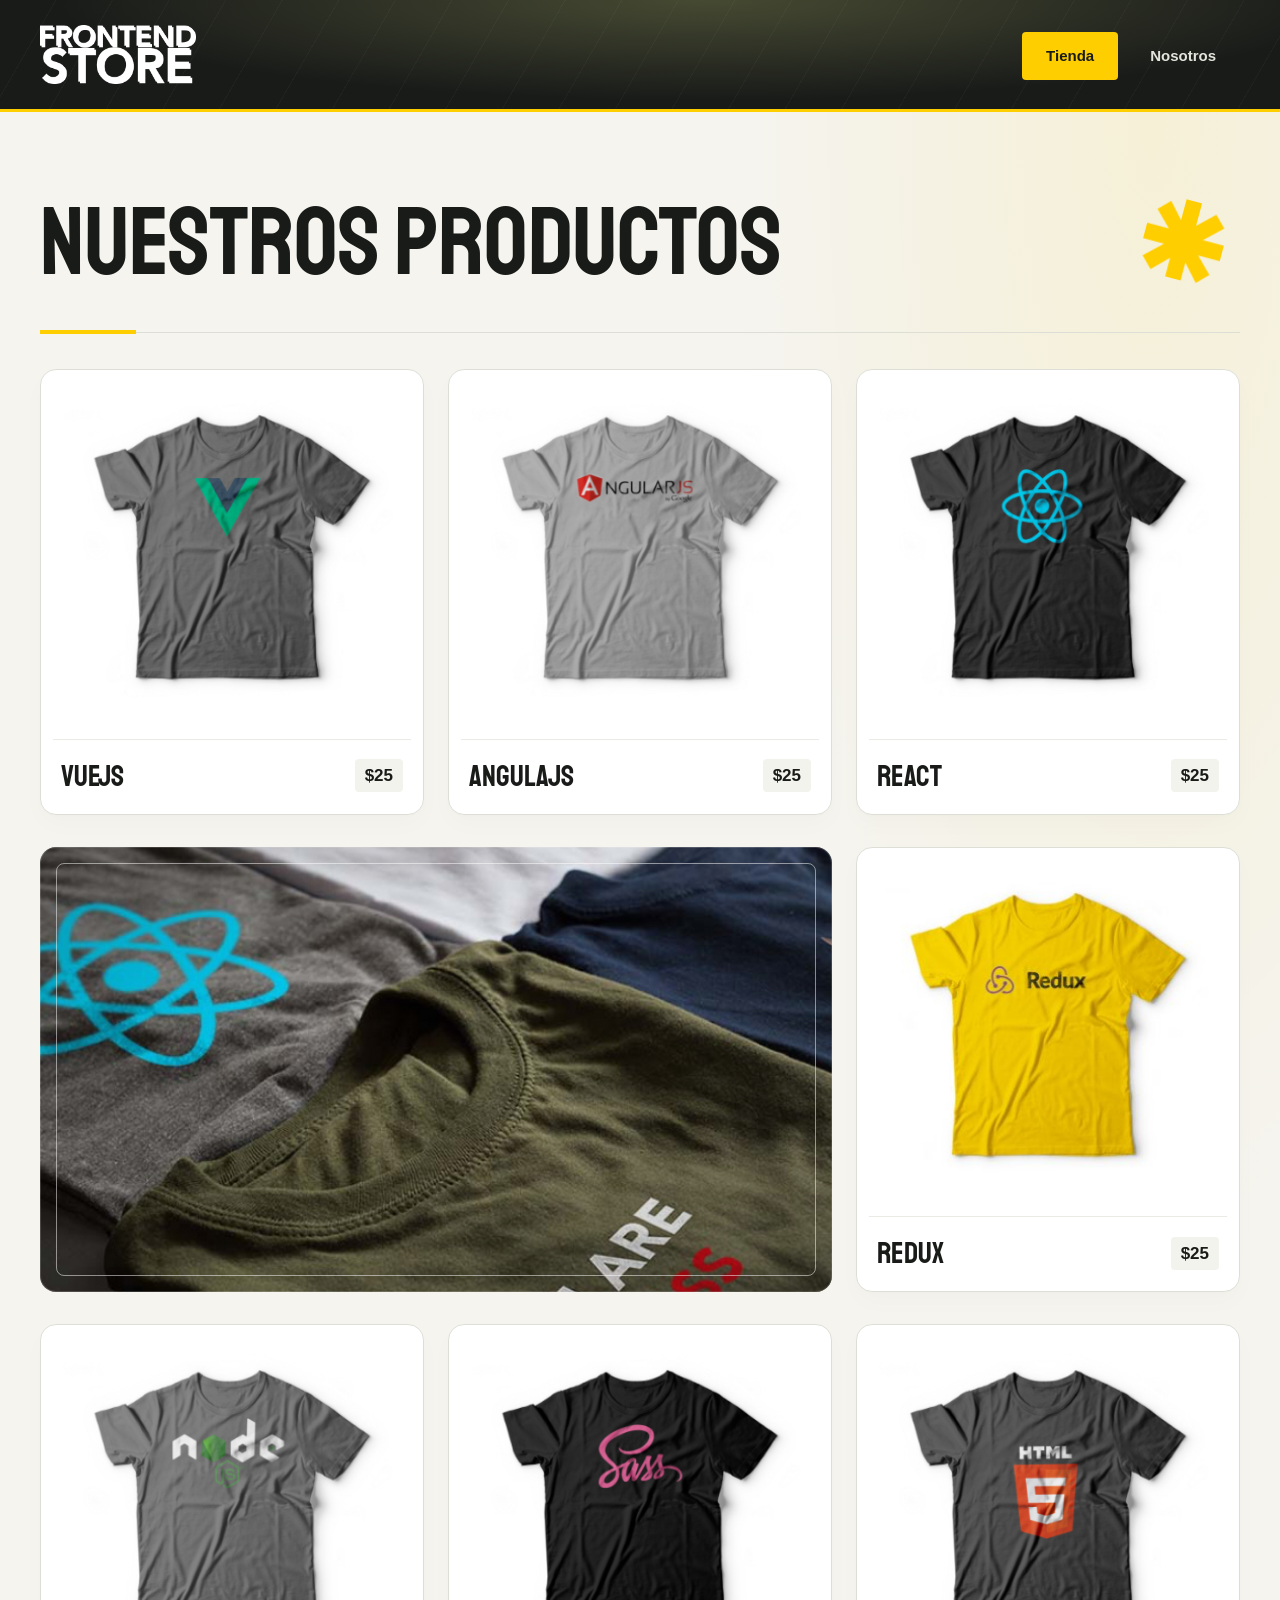
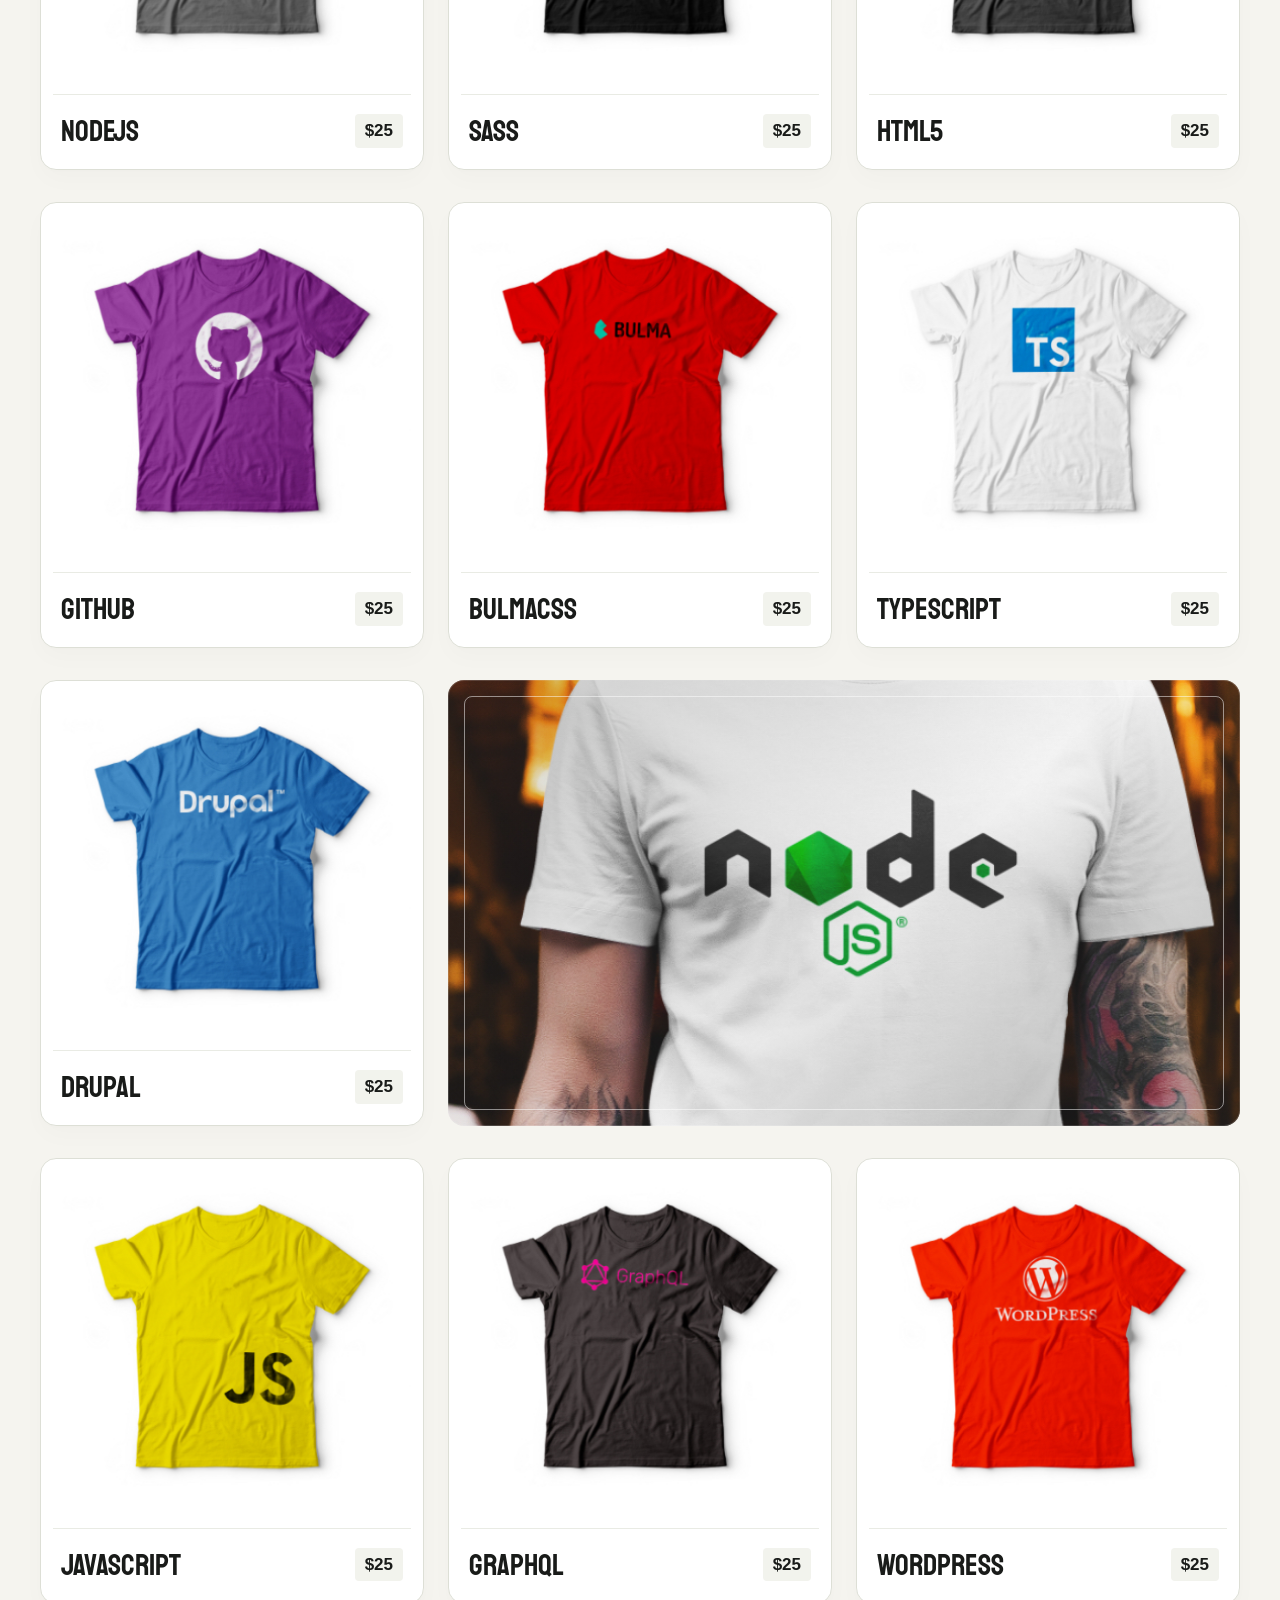
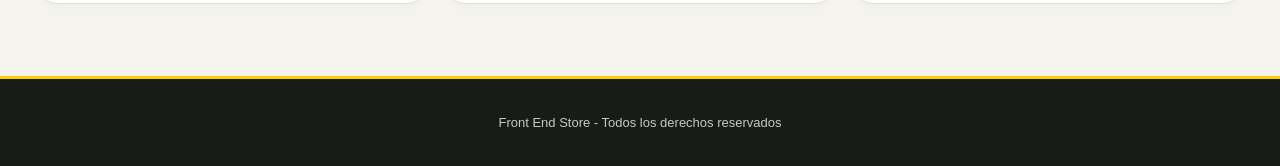
<file: index.html>
<!DOCTYPE html>
<html lang="es">

<head>
    <meta charset="UTF-8">
    <meta name="viewport" content="width=device-width, initial-scale=1.0">
    <title>ITC Store</title>
    <link rel="stylesheet" href="css/normalize.css">
    <link rel="preconnect" href="https://fonts.googleapis.com">
    <link rel="preconnect" href="https://fonts.gstatic.com" crossorigin>
    <link href="https://fonts.googleapis.com/css2?family=Staatliches&display=swap" rel="stylesheet">
    <link rel="stylesheet" href="css/styles.css">
</head>

<body>
    <header class="header">
        <a href="index.html">
            <img class="header__logo" src="img/logo.png" alt="Logotipo">
        </a>
    </header>

    <nav class="navegacion">
        <a class="navegacion__enlace navegacion__enlace--activo" href="index.html">Tienda</a>
        <a class="navegacion__enlace" href="nosotros.html">Nosotros</a>
    </nav>

    <main class="contenedor">
        <h1>Nuestros Productos</h1>

        <div class="grid">
            <div class="producto">
                <a href="producto.html">
                    <img class="producto__imagen" src="img/1.jpg" alt="img">
                    <div class="producto__informacion">
                        <p class="producto__nombre">VueJS</p>
                        <p class="producto__precio">$25</p>
                    </div>
                </a>
            </div> <!--.producto-->
            <div class="producto">
                <a href="producto.html">
                    <img class="producto__imagen" src="img/2.jpg" alt="img">
                    <div class="producto__informacion">
                        <p class="producto__nombre">AngulaJS</p>
                        <p class="producto__precio">$25</p>
                    </div>
                </a>
            </div> <!--.producto-->
            <div class="producto">
                <a href="producto.html">
                    <img class="producto__imagen" src="img/3.jpg" alt="img">
                    <div class="producto__informacion">
                        <p class="producto__nombre">React</p>
                        <p class="producto__precio">$25</p>
                    </div>
                </a>
            </div> <!--.producto-->
            <div class="producto">
                <a href="producto.html">
                    <img class="producto__imagen" src="img/4.jpg" alt="img">
                    <div class="producto__informacion">
                        <p class="producto__nombre">Redux</p>
                        <p class="producto__precio">$25</p>
                    </div>
                </a>
            </div> <!--.producto-->
            <div class="producto">
                <a href="producto.html">
                    <img class="producto__imagen" src="img/5.jpg" alt="img">
                    <div class="producto__informacion">
                        <p class="producto__nombre">NodeJS</p>
                        <p class="producto__precio">$25</p>
                    </div>
                </a>
            </div> <!--.producto-->
            <div class="producto">
                <a href="producto.html">
                    <img class="producto__imagen" src="img/6.jpg" alt="img">
                    <div class="producto__informacion">
                        <p class="producto__nombre">SASS</p>
                        <p class="producto__precio">$25</p>
                    </div>
                </a>
            </div> <!--.producto-->
            <div class="producto">
                <a href="producto.html">
                    <img class="producto__imagen" src="img/7.jpg" alt="img">
                    <div class="producto__informacion">
                        <p class="producto__nombre">Html5</p>
                        <p class="producto__precio">$25</p>
                    </div>
                </a>
            </div> <!--.producto-->
            <div class="producto">
                <a href="producto.html">
                    <img class="producto__imagen" src="img/8.jpg" alt="img">
                    <div class="producto__informacion">
                        <p class="producto__nombre">Github</p>
                        <p class="producto__precio">$25</p>
                    </div>
                </a>
            </div> <!--.producto-->
            <div class="producto">
                <a href="producto.html">
                    <img class="producto__imagen" src="img/9.jpg" alt="img">
                    <div class="producto__informacion">
                        <p class="producto__nombre">BulmaCSS</p>
                        <p class="producto__precio">$25</p>
                    </div>
                </a>
            </div> <!--.producto-->
            <div class="producto">
                <a href="producto.html">
                    <img class="producto__imagen" src="img/10.jpg" alt="img">
                    <div class="producto__informacion">
                        <p class="producto__nombre">Typescript</p>
                        <p class="producto__precio">$25</p>
                    </div>
                </a>
            </div> <!--.producto-->
            <div class="producto">
                <a href="producto.html">
                    <img class="producto__imagen" src="img/11.jpg" alt="img">
                    <div class="producto__informacion">
                        <p class="producto__nombre">Drupal</p>
                        <p class="producto__precio">$25</p>
                    </div>
                </a>
            </div> <!--.producto-->
            <div class="producto">
                <a href="producto.html">
                    <img class="producto__imagen" src="img/12.jpg" alt="img">
                    <div class="producto__informacion">
                        <p class="producto__nombre">JavaScript</p>
                        <p class="producto__precio">$25</p>
                    </div>
                </a>
            </div> <!--.producto-->
            <div class="producto">
                <a href="producto.html">
                    <img class="producto__imagen" src="img/13.jpg" alt="img">
                    <div class="producto__informacion">
                        <p class="producto__nombre">GraphQL</p>
                        <p class="producto__precio">$25</p>
                    </div>
                </a>
            </div> <!--.producto-->
            <div class="producto">
                <a href="producto.html">
                    <img class="producto__imagen" src="img/14.jpg" alt="img">
                    <div class="producto__informacion">
                        <p class="producto__nombre">WordPress</p>
                        <p class="producto__precio">$25</p>
                    </div>
                </a>
            </div> <!--.producto-->

            <div class="grafico grafico--camisa"></div>
            <div class="grafico grafico--node"></div>
        </div>
    </main>

    <footer class="footer">
        <p class="footer__texto">Front End Store - Todos los derechos reservados </p>
    </footer>

</body>

</html>
</file>
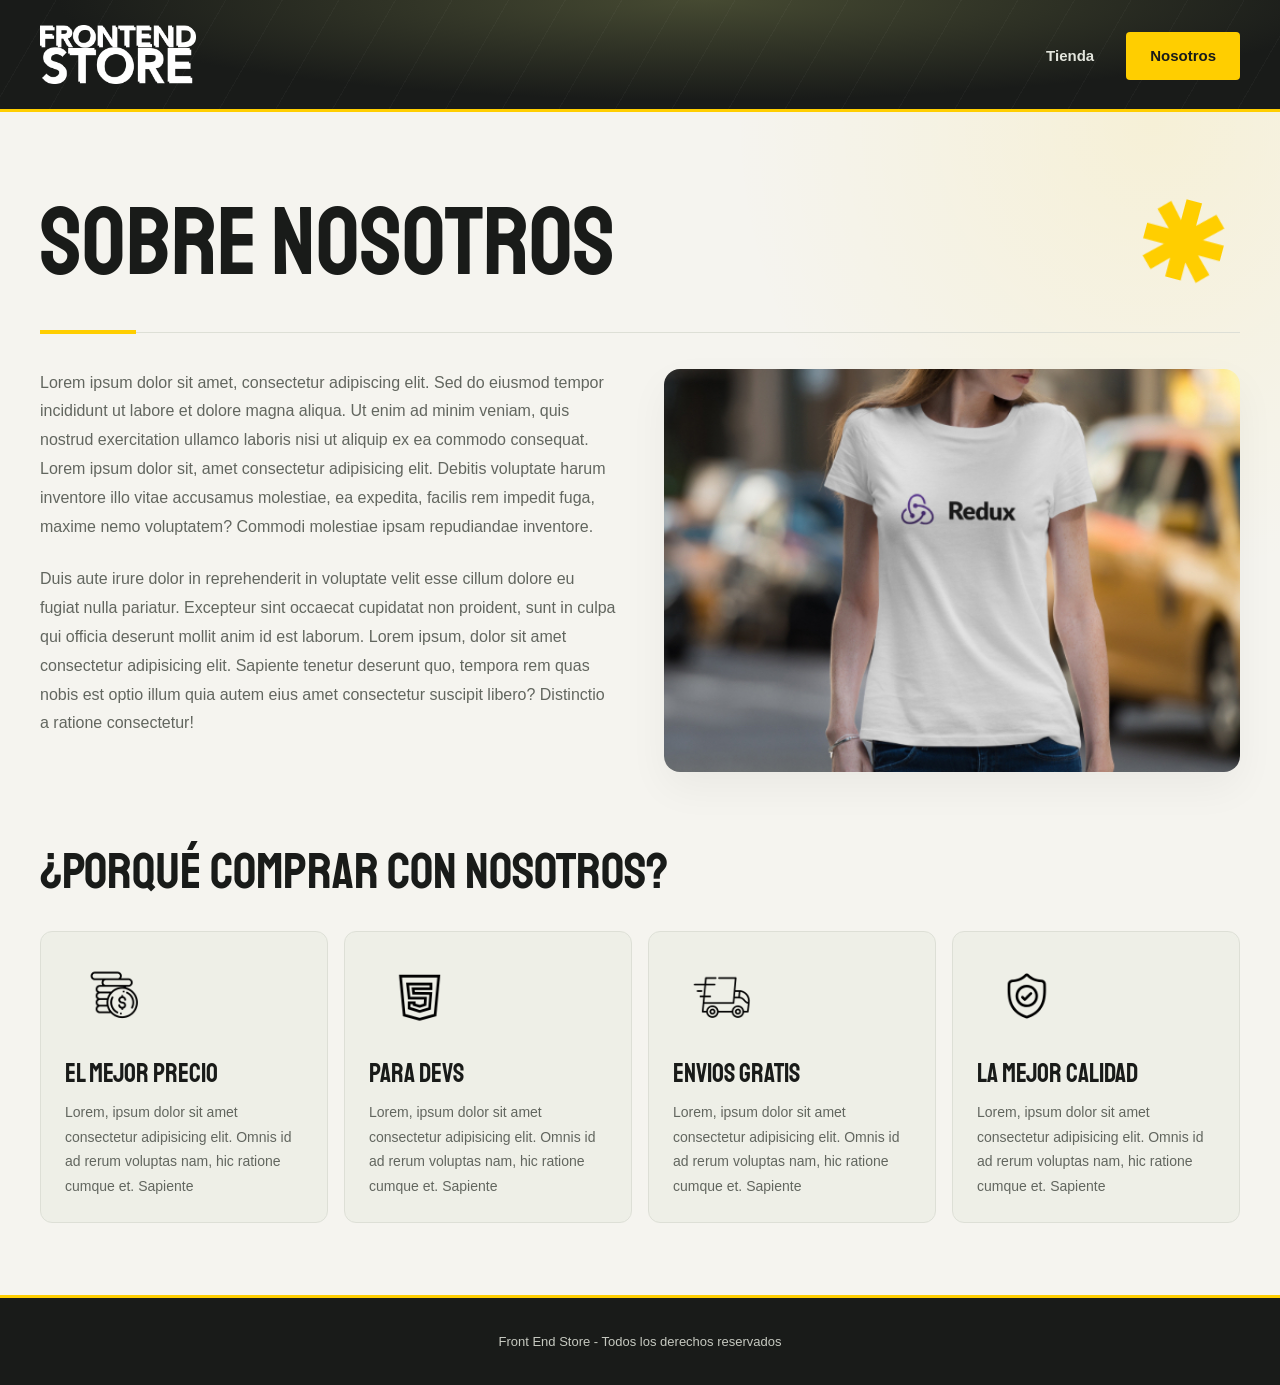
<file: nosotros.html>
<!DOCTYPE html>
<html lang="es">
<head>
    <meta charset="UTF-8">
    <meta name="viewport" content="width=device-width, initial-scale=1.0">
    <title>ITC Store</title>
    <link rel="stylesheet" href="css/normalize.css">
    <link rel="preconnect" href="https://fonts.googleapis.com">
    <link rel="preconnect" href="https://fonts.gstatic.com" crossorigin>
    <link href="https://fonts.googleapis.com/css2?family=Staatliches&display=swap" rel="stylesheet">
    <link rel="stylesheet" href="css/styles.css">
</head>
<body>
    <header class="header">
        <a href="index.html">
            <img class="header__logo" src="img/logo.png" alt="Logotipo">
        </a>
    </header>

    <nav class="navegacion">
        <a class="navegacion__enlace navegacion__enlace" href="index.html">Tienda</a>
        <a class="navegacion__enlace navegacion__enlace--activo" href="nosotros.html">Nosotros</a>
    </nav>

    <main class="contenedor">
        <h1> Sobre Nosotros</h1>

        <div class="nosotros">
            <div class="nosotros__contenido">
                <p>Lorem ipsum dolor sit amet, consectetur adipiscing elit. Sed do eiusmod tempor incididunt ut labore et dolore magna aliqua. Ut enim ad minim veniam, quis nostrud exercitation ullamco laboris nisi ut aliquip ex ea commodo consequat.
                Lorem ipsum dolor sit, amet consectetur adipisicing elit. Debitis voluptate harum inventore illo vitae accusamus molestiae, ea expedita, facilis rem impedit fuga, maxime nemo voluptatem? Commodi molestiae ipsam repudiandae inventore.
                </p>

                <p>Duis aute irure dolor in reprehenderit in voluptate velit esse cillum dolore eu fugiat nulla pariatur. Excepteur sint occaecat cupidatat non proident, sunt in culpa qui officia deserunt mollit anim id est laborum.
                Lorem ipsum, dolor sit amet consectetur adipisicing elit. Sapiente tenetur deserunt quo, tempora rem quas nobis est optio illum quia autem eius amet consectetur suscipit libero? Distinctio a ratione consectetur!
                </p>
            </div>
            <img  class="nosotros__img" src="img/nosotros.jpg" alt="img">

        </div>
    </main>

    <section class="contenedor comprar">
        <h2 class="comprar__titulo">¿Porqué comprar con nosotros?</h2>

        <div class="bloques">
            <div class="bloque">
                <img class="bloque__img" src="img/icono_1.png" alt="icono">
                <h3 class="bloque__titulo">El mejor precio</h3>
                <p>Lorem, ipsum dolor sit amet consectetur adipisicing elit. Omnis id ad rerum voluptas nam, hic ratione cumque et. Sapiente</p>
            </div><!--.bloque-->
            <div class="bloque">
                <img class="bloque__img" src="img/icono_2.png" alt="icono">
                <h3 class="bloque__titulo">Para Devs</h3>
                <p>Lorem, ipsum dolor sit amet consectetur adipisicing elit. Omnis id ad rerum voluptas nam, hic ratione cumque et. Sapiente</p>
            </div><!--.bloque-->
            <div class="bloque">
                <img class="bloque__img" src="img/icono_3.png" alt="icono">
                <h3 class="bloque__titulo">Envios Gratis</h3>
                <p>Lorem, ipsum dolor sit amet consectetur adipisicing elit. Omnis id ad rerum voluptas nam, hic ratione cumque et. Sapiente</p>
            </div><!--.bloque-->
            <div class="bloque">
                <img class="bloque__img" src="img/icono_4.png" alt="icono">
                <h3 class="bloque__titulo">La mejor calidad</h3>
                <p>Lorem, ipsum dolor sit amet consectetur adipisicing elit. Omnis id ad rerum voluptas nam, hic ratione cumque et. Sapiente</p>
            </div><!--.bloque-->
        </div><!--.bloques-->
    </section>

    <footer class="footer">
        <p class="footer__texto">Front End Store - Todos los derechos reservados </p>
    </footer>

</body>
</html>
</file>
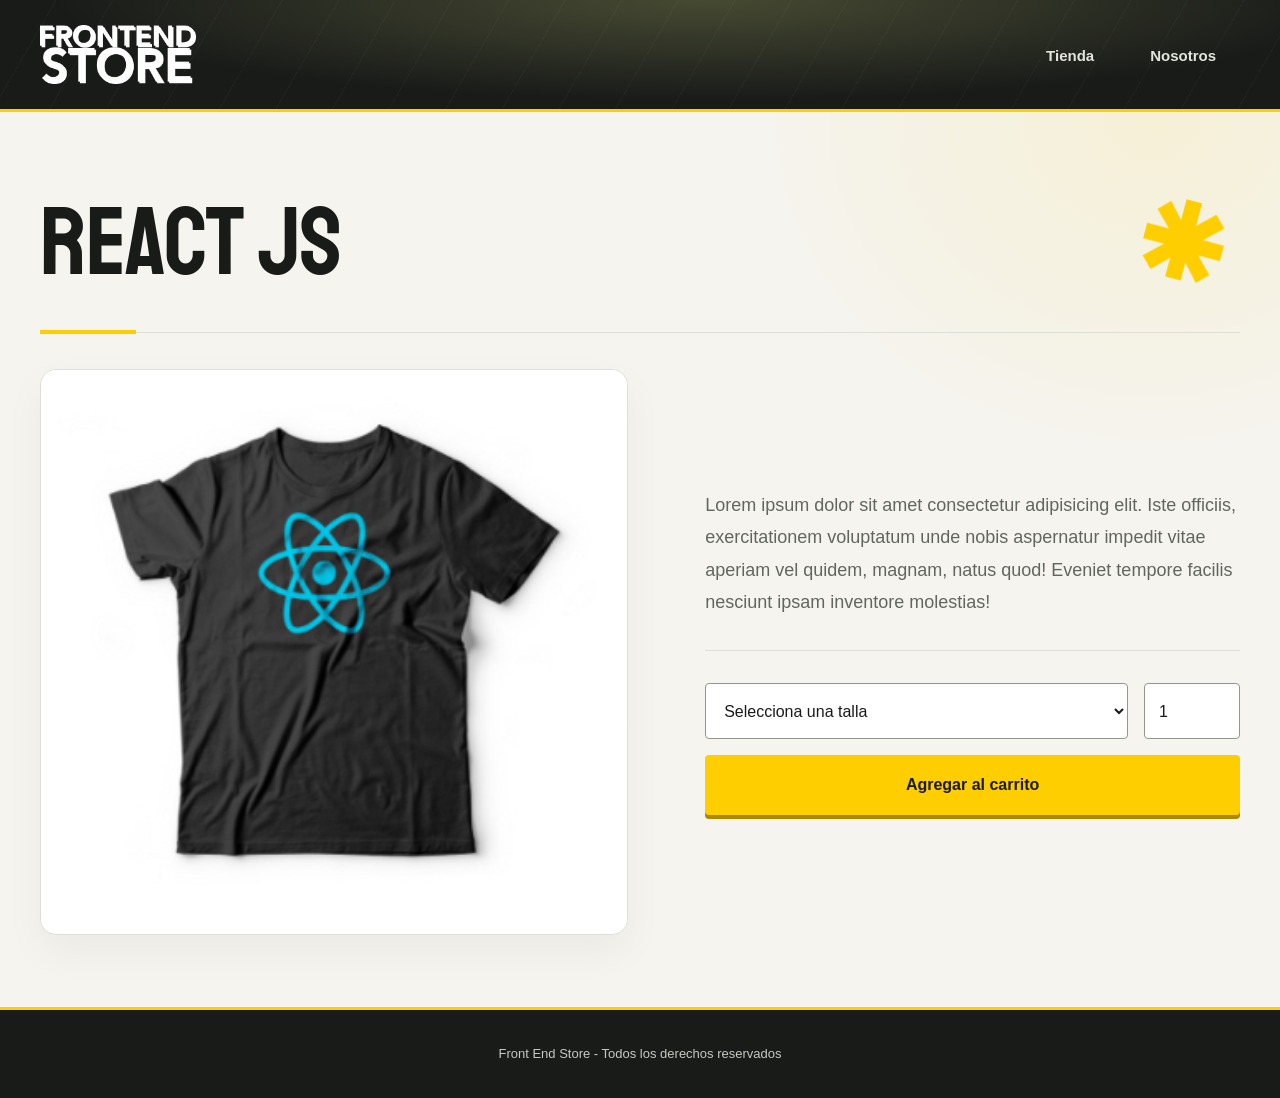
<file: producto.html>
<!DOCTYPE html>
<html lang="es">

<head>
    <meta charset="UTF-8">
    <meta name="viewport" content="width=device-width, initial-scale=1.0">
    <title>ITC Store</title>
    <link rel="stylesheet" href="css/normalize.css">
    <link rel="preconnect" href="https://fonts.googleapis.com">
    <link rel="preconnect" href="https://fonts.gstatic.com" crossorigin>
    <link href="https://fonts.googleapis.com/css2?family=Staatliches&display=swap" rel="stylesheet">
    <link rel="stylesheet" href="css/styles.css">
</head>

<body>
    <header class="header">
        <a href="index.html">
            <img class="header__logo" src="img/logo.png" alt="Logotipo">
        </a>
    </header>

    <nav class="navegacion">
        <a class="navegacion__enlace" href="index.html">Tienda</a>
        <a class="navegacion__enlace" href="nosotros.html">Nosotros</a>
    </nav>

    <main class="contenedor">
        <h1>React JS</h1>

        <div class="camisa">
            <img class="camisa__imagen" src="img/3.jpg" alt="img del producto">

            <div class="camisa__contenido">
                <p>Lorem ipsum dolor sit amet consectetur adipisicing elit. Iste officiis, exercitationem voluptatum
                    unde nobis aspernatur impedit vitae aperiam vel quidem, magnam, natus quod! Eveniet tempore facilis
                    nesciunt ipsam inventore molestias!</p>

                <form class="formulario">
                    <select class="formulario__campo">
                        <option disabled selected value="">Selecciona una talla</option>
                        <option value="XS">XS</option>
                        <option value="S">S</option>
                        <option value="M">M</option>
                        <option value="L">L</option>
                        <option value="XL">XL</option>
                    </select>

                    <input class="formulario__campo" type="number" min="1" value="1">

                    <input class="formulario__submit" type="submit" value="Agregar al carrito">
                </form>

            </div>
        </div>
    </main>

    <footer class="footer">
        <p class="footer__texto">Front End Store - Todos los derechos reservados </p>
    </footer>

</body>

</html>
</file>
<file: css/styles.css>
﻿/* Shared visual system: storefront, product and about pages. */
:root {
    --primario: #f5f4ef;
    --primarioOscuro: #191b19;
    --secundario: #ffce00;
    --secundarioOscuro: #e6b900;
    --blanco: #fff;
    --negro: #191b19;
    --muted: #62665f;
    --line: #dddfd6;
    --fuentePrincipal: 'Staatliches', 'Arial Narrow', sans-serif;
}
html { box-sizing: border-box; font-size: 62.5%; }
*, *::before, *::after { box-sizing: inherit; }
body {
    margin: 0;
    min-height: 100vh;
    min-height: 100dvh;
    background: var(--primario);
    color: var(--negro);
    font: 1.6rem/1.6 Arial, Helvetica, sans-serif;
    display: flex;
    flex-direction: column;
}
::selection { background: var(--secundario); color: var(--negro); }
a { color: inherit; text-decoration: none; -webkit-tap-highlight-color: #ffce0040; }
img { display: block; max-width: 100%; height: auto; }
p { font-size: 1.6rem; line-height: 1.8; text-wrap: pretty; }
h1, h2, h3 { font-family: var(--fuentePrincipal); font-weight: 400; line-height: 1.08; text-wrap: balance; }
h1 { font-size: clamp(4.4rem, 6.5vw, 8.8rem); margin: 0 0 3.6rem; padding: 0 0 2.8rem; border-bottom: 1px solid var(--line); }
h2 { font-size: clamp(3.2rem, 4vw, 5.2rem); }
h3 { font-size: 2.6rem; }
:focus-visible { outline: 3px solid #806400; outline-offset: 5px; }
.contenedor { width: min(120rem, calc(100% - 8rem)); margin-inline: auto; }
main.contenedor { padding-block: 5.6rem 7.2rem; flex: 1; }
/* A compact masthead keeps the collection within easy reach. */
.header { display: flex; align-items: center; height: 11.2rem; padding-inline: max(4rem, calc((100% - 120rem) / 2)); background: var(--primarioOscuro); border-bottom: 3px solid var(--secundario); }
.header > a { display: inline-flex; align-items: center; padding-block: 1rem; border-radius: .3rem; }
.header__logo { width: 15.6rem; margin: 0; filter: grayscale(1) brightness(0) invert(1); }
.navegacion { position: absolute; top: 3.2rem; right: max(4rem, calc((100% - 120rem) / 2)); display: flex; align-items: center; gap: .8rem; }
.navegacion__enlace { display: inline-flex; align-items: center; justify-content: center; min-height: 4.8rem; padding: .8rem 2.4rem; border-radius: .4rem; color: #e3e5dd; font-size: 1.5rem; font-weight: 700; }
.navegacion__enlace--activo { background: var(--secundario); color: var(--negro); }
.header a:focus-visible, .navegacion__enlace:focus-visible { outline-color: var(--secundario); }
/* Product photography is the primary focus; metadata stays aligned. */
.grid { display: grid; grid-template-columns: repeat(3, minmax(0, 1fr)); gap: 3.2rem 2.4rem; }
.producto { min-width: 0; background: var(--blanco); border: 1px solid var(--line); border-radius: .8rem; overflow: hidden; }
.producto > a { display: flex; flex-direction: column; height: 100%; padding: 1.2rem; }
.producto > a:focus-visible { outline-offset: -4px; border-radius: .8rem; }
.producto__imagen { width: 100%; aspect-ratio: 354 / 341; object-fit: contain; background: #fff; border-radius: .3rem; }
.producto__informacion { display: flex; align-items: center; justify-content: space-between; gap: 1rem; margin-top: 1.2rem; padding: 1.8rem .8rem .8rem; border-top: 1px solid #e9ebe4; }
.producto__nombre { margin: 0; font: 400 clamp(2.2rem, 2.4vw, 3rem)/1.2 var(--fuentePrincipal); overflow-wrap: anywhere; }
.producto__precio { flex-shrink: 0; margin: 0; padding: .4rem 1rem; border-radius: .4rem; background: #f2f3ed; font-size: 1.7rem; font-weight: 700; line-height: 1.5; font-variant-numeric: tabular-nums; }
.grafico { min-height: 32rem; grid-column: span 2; background-position: center; background-repeat: no-repeat; background-size: cover; border-radius: .8rem; }
.grafico--camisa { background-image: url(../img/grafico1.jpg); grid-row: 2; }
.grafico--node { background-image: url(../img/grafico2.jpg); grid-column: 2 / 4; grid-row: 5; }
/* Product detail: readable copy and generous native form controls. */
.camisa { display: grid; grid-template-columns: 1.1fr 1fr; align-items: start; gap: clamp(3.2rem, 6vw, 8rem); }
.camisa__imagen { width: 100%; background: white; border: 1px solid var(--line); border-radius: .8rem; }
.camisa__contenido { align-self: center; padding-block: 2.4rem; }
.camisa__contenido > p { margin: 0 0 3.2rem; color: var(--muted); font-size: 1.8rem; }
.formulario { display: grid; grid-template-columns: minmax(0, 1fr) 9.6rem; gap: 1.6rem; padding-top: 3.2rem; border-top: 1px solid var(--line); }
.formulario__campo { width: 100%; min-width: 0; min-height: 5.6rem; border: 1px solid #92978b; border-radius: .4rem; padding: 1.4rem; background: white; color: var(--negro); font: inherit; color-scheme: light; }
.formulario__campo[type='number'] { font-variant-numeric: tabular-nums; }
.formulario__submit { grid-column: 1 / -1; min-height: 6rem; border: 1px solid transparent; border-radius: .4rem; padding: 1.6rem 2.4rem; background: var(--secundario); color: var(--negro); font: 700 1.6rem/1.5 Arial, sans-serif; cursor: pointer; }
.formulario__submit:active { background: var(--secundarioOscuro); }
/* About page and service benefits. */
.nosotros { display: grid; grid-template-columns: 1fr 1fr; align-items: start; gap: 4.8rem; }
.nosotros__contenido p { margin: 0 0 2.4rem; color: var(--muted); }
.nosotros__img { width: 100%; border-radius: .8rem; }
.comprar { padding-block: 0 7.2rem; }
.comprar__titulo { margin: 0 0 3.2rem; max-width: 70rem; }
.bloques { display: grid; grid-template-columns: repeat(4, minmax(0, 1fr)); gap: 1.6rem; }
.bloque { padding: 2.4rem; border: 1px solid var(--line); border-radius: .8rem; background: #eeefe7; }
.bloque__img { width: 10rem; height: 8rem; object-fit: contain; margin-bottom: 2.4rem; filter: brightness(0); }
.bloque__titulo { margin: 0 0 1.2rem; }
.bloque p { margin: 0; color: var(--muted); font-size: 1.4rem; line-height: 1.75; }
.footer { margin-top: auto; padding: 3.2rem 2.4rem; background: var(--primarioOscuro); border-top: 3px solid var(--secundario); }
.footer__texto { margin: 0; color: #c6c9c0; font-size: 1.3rem; text-align: center; }
@media (hover: hover) {
    .navegacion__enlace:hover { background: #33362f; color: white; }
    .navegacion__enlace--activo:hover { background: var(--secundarioOscuro); color: var(--negro); }
    .producto:hover { border-color: #969d8e; box-shadow: 0 6px 16px #191b190a; }
    .producto:hover .producto__precio { background: var(--secundario); }
    .formulario__campo:hover { border-color: var(--negro); }
    .formulario__submit:hover { background: var(--secundarioOscuro); }
}
@media (max-width: 900px) {
    .contenedor { width: calc(100% - 4.8rem); }
    .header { padding-inline: 2.4rem; }
    .navegacion { right: 2.4rem; }
    .grid { gap: 2.4rem 1.6rem; }
    .producto__informacion { padding-inline: 0; }
    .bloques { grid-template-columns: repeat(2, minmax(0, 1fr)); }
    .nosotros { gap: 2.8rem; }
}
@media (max-width: 640px) {
    .header { height: 9.2rem; padding-inline: 2rem; }
    .header__logo { width: 12rem; }
    .navegacion { top: 2.2rem; right: 1.6rem; gap: .4rem; }
    .navegacion__enlace { padding: .8rem 1.2rem; font-size: 1.4rem; }
    .contenedor { width: calc(100% - 3.2rem); }
    main.contenedor { padding-block: 3.6rem 4.8rem; }
    h1 { margin-bottom: 2.4rem; padding-bottom: 2rem; }
    .grid { grid-template-columns: repeat(2, minmax(0, 1fr)); gap: 1.6rem 1.2rem; }
    .producto > a { padding: .8rem; }
    .producto__informacion { gap: .4rem; padding-top: 1.2rem; margin-top: .8rem; }
    .producto__nombre { font-size: 2rem; }
    .producto__precio { padding: .3rem .6rem; font-size: 1.4rem; }
    .grafico { min-height: 24rem; aspect-ratio: 1.8; }
    .grafico--node { grid-column: 1 / -1; grid-row: 8; }
    .camisa, .nosotros { grid-template-columns: minmax(0, 1fr); gap: 2.4rem; }
    .camisa__contenido { padding: 0; }
    .camisa__contenido > p { font-size: 1.6rem; margin-bottom: 2.4rem; }
    .formulario { padding-top: 2.4rem; gap: 1.2rem; }
    .nosotros__img { grid-row: 1; }
    .comprar { padding-bottom: 4.8rem; }
    .bloque { padding: 2rem 1.6rem; }
    .bloque__titulo { font-size: 2.4rem; }
    .footer { padding-block: 2.4rem; }
}
@media (max-width: 359px) {
    .header__logo { width: 10rem; }
    .navegacion__enlace { padding-inline: .9rem; }
    .producto__informacion { flex-wrap: wrap; }
    .bloques { grid-template-columns: 1fr; }
}
@media (prefers-reduced-motion: reduce) {
    *, *::before, *::after { scroll-behavior: auto !important; animation: none !important; transition: none !important; }
}
@media (forced-colors: active) {
    .header__logo, .bloque__img { filter: none; }
    .navegacion__enlace--activo { outline: 2px solid Highlight; }
    .formulario__submit { border-color: ButtonText; }
}

/* Depth and motion: decorative layers never intercept interaction. */
body {
    background-image: radial-gradient(ellipse at 90% 12rem, #ffce001a, transparent 42rem);
}
.header {
    position: relative;
    isolation: isolate;
    background-image: radial-gradient(ellipse at 55% 0%, #464a32, transparent 65%);
}
.header::before {
    content: '';
    position: absolute;
    z-index: -1;
    inset: 0;
    pointer-events: none;
    opacity: .2;
    background-image: repeating-linear-gradient(120deg, transparent 0 4.8rem, #ffffff25 4.8rem 4.9rem);
}
.header__logo { transition: transform .35s ease-out; }
.navegacion { z-index: 10; }
.navegacion__enlace {
    position: relative;
    overflow: hidden;
    transition: transform .3s ease-out, background-color .3s ease-out, color .3s ease-out;
}
.navegacion__enlace::after {
    content: '';
    position: absolute;
    bottom: .7rem;
    left: 2.4rem;
    right: 2.4rem;
    height: 2px;
    background: currentColor;
    transform: scaleX(0);
    transform-origin: left;
    transition: transform .3s ease-out;
}
h1 {
    position: relative;
    isolation: isolate;
    padding-block: 2.4rem 3.6rem;
    padding-right: 12rem;
    font-size: clamp(4.4rem, 7.5vw, 10rem);
}
h1::before {
    content: '';
    position: absolute;
    bottom: -2px;
    left: 0;
    width: 9.6rem;
    height: 4px;
    background: var(--secundario);
    transform-origin: left;
}
h1::after {
    content: '';
    position: absolute;
    z-index: -1;
    right: 1.6rem;
    top: 50%;
    width: 8rem;
    height: 8rem;
    margin-top: -5rem;
    background: var(--secundario);
    clip-path: polygon(40% 0, 60% 0, 60% 29%, 81% 9%, 95% 23%, 73% 44%, 100% 44%, 100% 64%, 72% 64%, 92% 84%, 78% 98%, 59% 77%, 59% 100%, 39% 100%, 39% 76%, 19% 96%, 5% 82%, 27% 61%, 0 61%, 0 41%, 28% 41%, 8% 21%, 22% 7%, 40% 27%);
}
.producto {
    position: relative;
    isolation: isolate;
    border-radius: 1.6rem;
    box-shadow: 0 2px 4px #191b1904, 0 10px 24px #191b1905;
    transition: transform .35s ease-out, border-color .3s ease-out;
}
.producto::before {
    content: '';
    position: absolute;
    z-index: -1;
    inset: 0;
    border-radius: inherit;
    box-shadow: 0 18px 36px #191b191c;
    opacity: 0;
    transition: opacity .35s ease-out;
    pointer-events: none;
}
.producto > a { position: relative; overflow: hidden; border-radius: inherit; }
.producto > a::after {
    content: '';
    position: absolute;
    inset: -40% -60%;
    background: linear-gradient(110deg, transparent 43%, #ffffff80 49%, transparent 55%);
    transform: translateX(-70%);
    pointer-events: none;
}
.producto__imagen { transition: transform .5s ease-out; }
.producto__informacion { position: relative; z-index: 1; background: white; }
.producto__precio { transition: background-color .3s ease-out, transform .3s ease-out; }
.grafico {
    position: relative;
    overflow: hidden;
    isolation: isolate;
    border-radius: 1.6rem;
    box-shadow: inset 0 0 0 1px #ffffff30;
}
.grafico::before {
    content: '';
    position: absolute;
    inset: 0;
    background: linear-gradient(135deg, #191b1930, transparent 55%, #191b1950);
    pointer-events: none;
}
.grafico::after {
    content: '';
    position: absolute;
    inset: 1.6rem;
    border: 1px solid #ffffff80;
    border-radius: .8rem;
    pointer-events: none;
    transition: transform .5s ease-out, opacity .5s ease-out;
}
.camisa__imagen, .nosotros__img { border-radius: 1.6rem; box-shadow: 0 16px 40px #191b190c; }
.bloque { position: relative; overflow: hidden; border-radius: 1.2rem; transition: transform .35s ease-out, border-color .3s ease-out; }
.bloque::after {
    content: '';
    position: absolute;
    top: 0;
    left: 0;
    right: 0;
    height: 4px;
    background: var(--secundario);
    transform: scaleX(0);
    transform-origin: left;
    transition: transform .35s ease-out;
}
.bloque__img { transition: transform .4s ease-out; }
.formulario__campo { transition: border-color .3s ease-out, box-shadow .3s ease-out; }
.formulario__campo:focus-visible { box-shadow: 0 0 0 6px #ffce0026; }
.formulario__submit {
    box-shadow: 0 4px 0 #aa8900;
    transition: transform .3s ease-out, background-color .3s ease-out;
}
.producto:focus-within { border-color: #806400; }
.producto:focus-within .producto__precio { background: var(--secundario); }
.navegacion__enlace:focus-visible::after { transform: scaleX(1); }
@media (hover: hover) and (pointer: fine) {
    .header > a:hover .header__logo { transform: rotate(-3deg) scale(1.04); }
    .navegacion__enlace:hover { transform: translateY(-2px); }
    .navegacion__enlace:hover::after { transform: scaleX(1); }
    .producto:hover { transform: translateY(-7px); box-shadow: 0 18px 36px #191b1914; }
    .producto:hover::before { opacity: 1; }
    .producto:hover .producto__imagen { transform: scale(1.045) rotate(-1deg); }
    .producto:hover .producto__precio { transform: rotate(-4deg); }
    .producto > a:hover::after { animation: store-sheen .8s ease-out; }
    .grafico:hover::after { transform: scale(.97); opacity: .5; }
    .bloque:hover { transform: translateY(-5px); border-color: #aaaf9f; }
    .bloque:hover::after { transform: scaleX(1); }
    .bloque:hover .bloque__img { transform: translateY(-3px) rotate(-6deg); }
    .formulario__submit:hover { transform: translateY(-3px); }
}
.formulario__submit:active { transform: translateY(3px); }
@keyframes store-enter {
    from { opacity: 0; transform: translateY(22px); }
    to { opacity: 1; transform: translateY(0); }
}
@keyframes store-rule {
    from { transform: scaleX(0); }
    to { transform: scaleX(1); }
}
@keyframes store-mark {
    from { transform: rotate(-65deg) scale(.6); opacity: 0; }
    to { transform: rotate(15deg) scale(1); opacity: 1; }
}
@keyframes store-sheen {
    from { transform: translateX(-70%); }
    to { transform: translateX(70%); }
}
@keyframes store-scroll-reveal {
    from { opacity: .35; translate: 0 28px; }
    to { opacity: 1; translate: 0 0; }
}
@media (prefers-reduced-motion: no-preference) {
    h1 { animation: store-enter .65s ease-out both; }
    h1::before { animation: store-rule .7s .15s ease-out both; }
    h1::after { animation: store-mark .85s .1s ease-out both; }
    /* Animate the inner link so the card's hover transform stays independent. */
    .producto:nth-child(-n+3) > a { animation: store-enter .65s ease-out backwards; }
    .producto:nth-child(2) > a { animation-delay: .1s; }
    .producto:nth-child(3) > a { animation-delay: .2s; }
    .camisa__imagen, .nosotros__img { animation: store-enter .7s .1s ease-out backwards; }
    .camisa__contenido, .nosotros__contenido { animation: store-enter .7s .2s ease-out backwards; }
    @supports (animation-timeline: view()) {
        .producto:nth-child(n+4), .grafico, .bloque {
            animation: store-scroll-reveal linear both;
            animation-timeline: view();
            animation-range: entry 0% entry 85%;
        }
    }
}
@media (max-width: 640px) {
    h1 { padding-top: 1.2rem; padding-right: 5rem; padding-bottom: 2.4rem; font-size: clamp(4rem, 9vw, 5.8rem); }
    h1::after { width: 4rem; height: 4rem; right: 0; margin-top: -2.5rem; }
    .producto, .grafico { border-radius: 1rem; }
    .grafico::after { inset: 1rem; }
    .navegacion__enlace::after { left: 1.2rem; right: 1.2rem; }
}
@media (prefers-reduced-motion: reduce) {
    .producto:hover, .producto:hover .producto__imagen, .producto:hover .producto__precio,
    .header > a:hover .header__logo, .navegacion__enlace:hover, .grafico:hover::after,
    .bloque:hover, .bloque:hover .bloque__img, .formulario__submit:hover,
    .formulario__submit:active { transform: none; }
}
</file>
